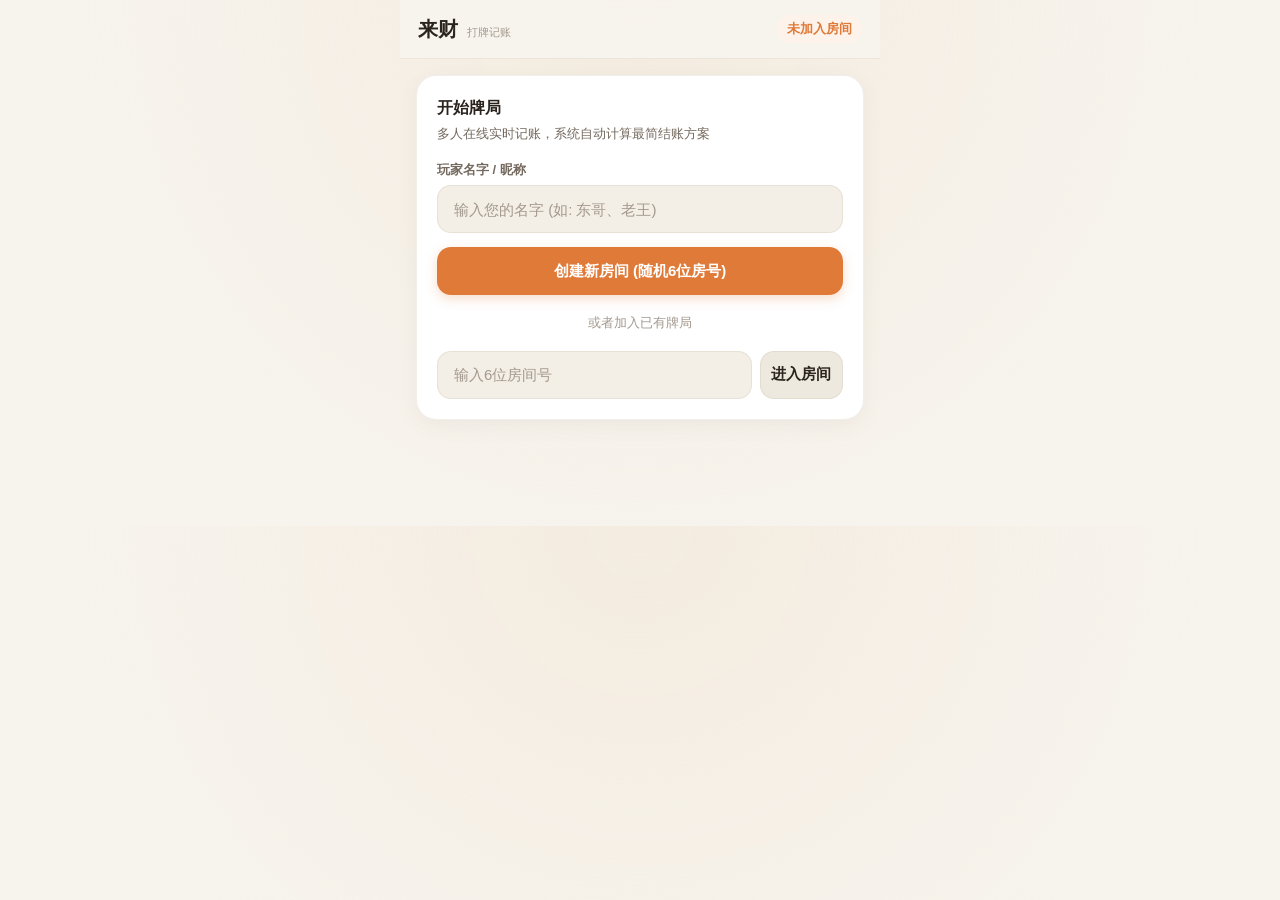
<file: public/index.html>
<!DOCTYPE html>
<html lang="zh-CN">
<head>
  <meta charset="UTF-8">
  <meta name="viewport" content="width=device-width, initial-scale=1.0, maximum-scale=1.0, user-scalable=no, viewport-fit=cover">
  <title>来财 - 打牌记账</title>
  
  <!-- iOS 独立全屏 App 适配 -->
  <meta name="apple-mobile-web-app-capable" content="yes">
  <meta name="apple-mobile-web-app-status-bar-style" content="default">
  <meta name="apple-mobile-web-app-title" content="来财记账">
  <link rel="apple-touch-icon" href="./icons/apple-touch-icon.png">
  <link rel="icon" type="image/svg+xml" href="./icons/logo.svg">
  <link rel="manifest" href="./manifest.json">
  <meta name="theme-color" content="#f7f4ee">

  <link rel="stylesheet" href="./style.css">
</head>
<body>
  <div id="app-container">
    
    <!-- 顶部状态栏 (纯净文字，无图标) -->
    <header class="app-header">
      <div>
        <span class="brand-text">来财</span>
        <span class="brand-subtext">打牌记账</span>
      </div>
      <div class="header-user-tag" id="top-user-name">未加入房间</div>
    </header>

    <!-- 视图A: 大厅界面 (未进房间时显示) -->
    <main id="view-lobby" class="view-container">
      <div class="clean-card">
        <h2 class="card-title">开始牌局</h2>
        <p class="card-desc">多人在线实时记账，系统自动计算最简结账方案</p>

        <div class="input-group">
          <label class="input-label" for="input-nickname">玩家名字 / 昵称</label>
          <input type="text" id="input-nickname" class="clean-input" placeholder="输入您的名字 (如: 东哥、老王)" maxlength="10">
        </div>

        <button id="btn-create-room" class="btn btn-primary" style="margin-top: 10px;">
          创建新房间 (随机6位房号)
        </button>

        <div style="text-align: center; margin: 18px 0; color: var(--text-muted); font-size: 13px;">
          或者加入已有牌局
        </div>

        <div style="display: flex; gap: 8px;">
          <input type="tel" id="input-room-id" class="clean-input" placeholder="输入6位房间号" maxlength="6" pattern="[0-9]*">
          <button id="btn-join-room" class="btn btn-secondary" style="width: 110px;">
            进入房间
          </button>
        </div>

        <div id="rejoin-box" style="margin-top: 16px; display: none; text-align: center;">
          <button id="btn-rejoin" class="btn btn-sm btn-outline" style="margin: 0 auto;">
            快速回到上一局 (<span id="rejoin-id"></span>)
          </button>
        </div>
      </div>
    </main>

    <!-- 视图B: 房间内容区 (通过底栏4个图标切换) -->
    <main id="view-room" class="view-container" style="display: none;">
      
      <!-- 房间顶条 (房号与退出) -->
      <div class="room-header-bar">
        <div class="room-id-box">
          <span class="room-id-label">当前房间号</span>
          <span class="room-id-value" id="room-number-display">------</span>
        </div>
        <div style="display: flex; gap: 6px;">
          <button id="btn-copy-room" class="btn btn-sm btn-secondary">复制房号</button>
          <button id="btn-leave-room" class="btn btn-sm btn-secondary">退出</button>
        </div>
      </div>

      <!-- Tab 1: 牌桌看板 -->
      <section id="tab-table" class="tab-content-pane">
        <div style="display: flex; justify-content: space-between; align-items: center; margin-bottom: 10px;">
          <span style="font-size: 14px; font-weight: 700; color: var(--text-secondary);">玩家账目看板</span>
          <span style="font-size: 12px; color: var(--text-muted);" id="sync-indicator">实时同步中</span>
        </div>
        <div class="player-list" id="player-list-box">
          <!-- 动态渲染每位玩家 -->
        </div>
      </section>

      <!-- Tab 2: 记账转账 -->
      <section id="tab-pay" class="tab-content-pane" style="display: none;">
        <div class="clean-card">
          <h2 class="card-title">记账支付</h2>
          <p class="card-desc">选择收款人并输入金额，各玩家余额实时自动结算</p>

          <div class="input-group">
            <label class="input-label">选择收款人</label>
            <div class="target-chips-wrap" id="pay-targets-wrap">
              <!-- 动态生成收款人单选药丸 -->
            </div>
          </div>

          <div class="input-group">
            <div style="display: flex; justify-content: space-between; margin-bottom: 6px;">
              <label class="input-label" style="margin-bottom: 0;">转账金额 (元)</label>
              <span id="btn-clear-num" style="font-size: 12px; color: var(--accent-warm); cursor: pointer;">清空</span>
            </div>
            <input type="number" step="0.5" id="input-amount" class="clean-input" style="font-size: 24px; font-weight: 800; text-align: center; height: 54px;" placeholder="0.00">
          </div>

          <!-- 快捷筹码加注盘 -->
          <div class="chip-grid">
            <button class="chip-btn" data-val="1">+1</button>
            <button class="chip-btn" data-val="2">+2</button>
            <button class="chip-btn" data-val="5">+5</button>
            <button class="chip-btn" data-val="10">+10</button>
            <button class="chip-btn" data-val="20">+20</button>
            <button class="chip-btn" data-val="50">+50</button>
            <button class="chip-btn" data-val="100">+100</button>
            <button class="chip-btn" id="btn-half-num" style="font-size: 13px;">减半</button>
          </div>

          <div class="input-group">
            <label class="input-label">备注说明 (选填)</label>
            <input type="text" id="input-note" class="clean-input" placeholder="例如: 自摸、暗杠、买马">
          </div>

          <button id="btn-confirm-pay" class="btn btn-primary" style="height: 50px; margin-top: 6px;">
            确认记账
          </button>

          <!-- 快捷通吃通赔 -->
          <div style="display: grid; grid-template-columns: 1fr 1fr; gap: 8px; margin-top: 10px;">
            <button id="btn-win-all" class="btn btn-secondary btn-sm" style="height: 40px;">自摸 (收所有人)</button>
            <button id="btn-lose-all" class="btn btn-secondary btn-sm" style="height: 40px;">包牌 (赔所有人)</button>
          </div>
        </div>
      </section>

      <!-- Tab 3: 明细流水 -->
      <section id="tab-history" class="tab-content-pane" style="display: none;">
        <div style="display: flex; justify-content: space-between; align-items: center; margin-bottom: 10px;">
          <span style="font-size: 14px; font-weight: 700; color: var(--text-secondary);">
            本局账本流水 (<span id="history-count">0</span>笔)
          </span>
          <button id="btn-undo-tx" class="btn btn-sm btn-outline">撤销上一笔</button>
        </div>
        <div class="tx-list" id="tx-list-box">
          <!-- 动态流水项 -->
        </div>
      </section>

      <!-- Tab 4: 结算总结 -->
      <section id="tab-summary" class="tab-content-pane" style="display: none;">
        <div class="clean-card">
          <h2 class="card-title">牌局结算战报</h2>
          <p class="card-desc">自动计算以最少转账次数完成全员清账</p>

          <div id="summary-rank-box" style="margin-bottom: 14px;">
            <!-- 排名成绩列表 -->
          </div>

          <div class="settle-card">
            <div style="font-size: 13px; font-weight: 700; color: var(--accent-warm);">
              最简转账结账建议
            </div>
            <div id="settle-steps-box">
              <!-- 结账路径步骤 -->
            </div>
          </div>

          <button id="btn-copy-report" class="btn btn-primary" style="margin-top: 10px;">
            复制微信战报文字
          </button>

          <button id="btn-reset-room" class="btn btn-danger" style="margin-top: 10px;">
            重置房间金额 (开启新一局)
          </button>
        </div>
      </section>

    </main>

    <!-- =========================================================
         核心要求2：全站仅保留最底部的四个图标导航栏！
         ========================================================= -->
    <nav class="bottom-nav-bar" id="app-bottom-nav" style="display: none;">
      <button class="nav-tab-btn active" data-tab="tab-table" id="nav-btn-table">
        <span class="nav-tab-icon">🀄</span>
        <span class="nav-tab-label">牌桌</span>
      </button>
      <button class="nav-tab-btn" data-tab="tab-pay" id="nav-btn-pay">
        <span class="nav-tab-icon">💸</span>
        <span class="nav-tab-label">记账</span>
      </button>
      <button class="nav-tab-btn" data-tab="tab-history" id="nav-btn-history">
        <span class="nav-tab-icon">📜</span>
        <span class="nav-tab-label">明细</span>
      </button>
      <button class="nav-tab-btn" data-tab="tab-summary" id="nav-btn-summary">
        <span class="nav-tab-icon">📊</span>
        <span class="nav-tab-label">结算</span>
      </button>
    </nav>

    <!-- 提示组件 -->
    <div class="toast-box" id="toast-el">提示</div>

  </div>

  <script src="./app.js"></script>
</body>
</html>
</file>
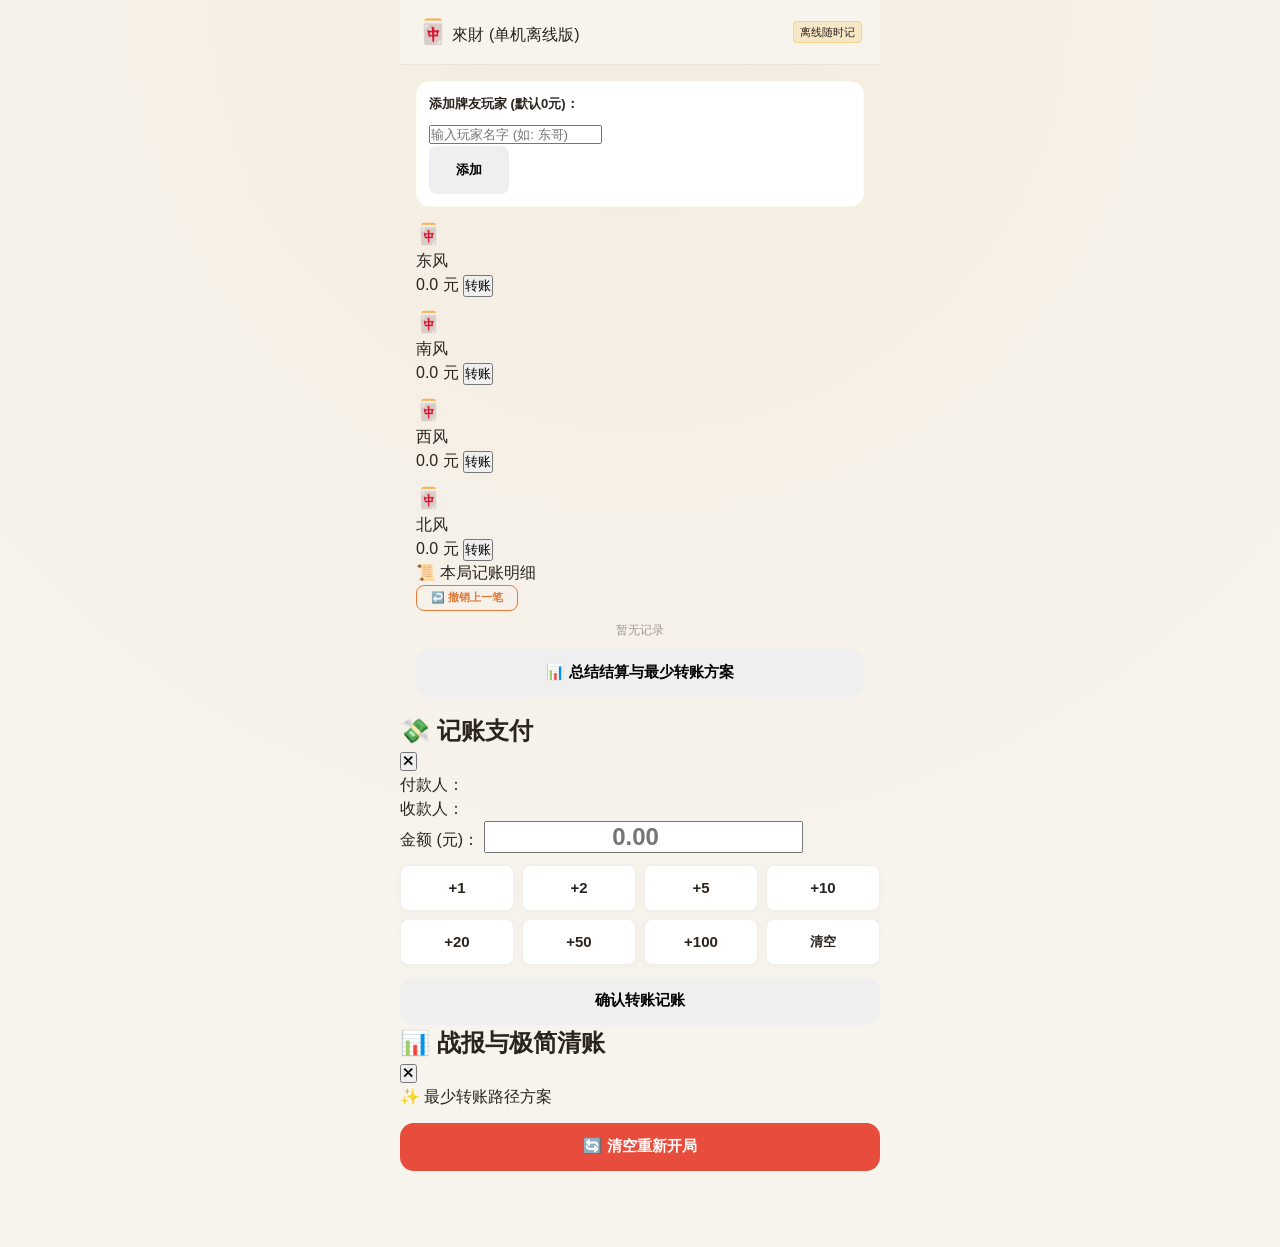
<file: public/standalone.html>
<!DOCTYPE html>
<html lang="zh-CN">
<head>
  <meta charset="UTF-8">
  <meta name="viewport" content="width=device-width, initial-scale=1.0, maximum-scale=1.0, user-scalable=no, viewport-fit=cover">
  <title>来财 - 单机离线打牌记账</title>
  <meta name="apple-mobile-web-app-capable" content="yes">
  <meta name="apple-mobile-web-app-status-bar-style" content="black-translucent">
  <link rel="stylesheet" href="./style.css">
  <style>
    /* 离线单机独立模式微调 */
    .offline-tag {
      font-size: 11px;
      padding: 2px 6px;
      border-radius: 4px;
      background: rgba(245, 183, 46, 0.2);
      color: var(--gold-300);
      border: 1px solid rgba(245, 183, 46, 0.4);
    }
  </style>
</head>
<body>
  <div id="app-container">
    <header class="app-header">
      <div class="brand">
        <span style="font-size: 24px;">🀄</span>
        <span class="brand-name">來財 (单机离线版)</span>
      </div>
      <span class="offline-tag">离线随时记</span>
    </header>

    <main class="view-container">
      <!-- 玩家管理添加栏 -->
      <div style="background: var(--bg-card); border-radius: var(--radius-md); padding: 12px; margin-bottom: 12px; border: 1px solid rgba(255,232,133,0.15);">
        <div style="font-size: 13px; font-weight: bold; color: var(--gold-200); margin-bottom: 8px;">添加牌友玩家 (默认0元)：</div>
        <div class="input-row">
          <input type="text" id="offline-name-input" class="custom-input" placeholder="输入玩家名字 (如: 东哥)" maxlength="8">
          <button id="offline-btn-add" class="btn btn-gold btn-sm" style="width: 80px; height: 48px;">添加</button>
        </div>
      </div>

      <!-- 玩家列表 -->
      <div class="player-list" id="offline-player-list"></div>

      <!-- 流水记录 -->
      <div class="history-section" style="max-height: 180px;">
        <div class="section-title-row">
          <span class="section-title"><span>📜</span> 本局记账明细</span>
          <button id="offline-btn-undo" class="btn btn-sm btn-outline" style="height: 26px; font-size: 11px;">↩️ 撤销上一笔</button>
        </div>
        <div id="offline-history-box">
          <div style="text-align: center; color: var(--text-muted); font-size: 12px; padding: 10px;">暂无记录</div>
        </div>
      </div>

      <!-- 底部结账按钮 -->
      <div class="room-bottom-bar" style="margin-top: auto;">
        <button id="offline-btn-summary" class="btn btn-gold">📊 总结结算与最少转账方案</button>
      </div>
    </main>

    <!-- 离线记账模态框 -->
    <div class="modal-overlay" id="offline-modal-pay">
      <div class="modal-sheet">
        <div class="modal-header">
          <h2 class="modal-title" id="offline-pay-title">💸 记账支付</h2>
          <button class="modal-close" id="offline-close-pay">✕</button>
        </div>
        <div class="form-group">
          <label class="form-label">付款人：</label>
          <div id="offline-from-chips" style="display: flex; gap: 8px; flex-wrap: wrap;"></div>
        </div>
        <div class="form-group">
          <label class="form-label">收款人：</label>
          <div id="offline-to-chips" style="display: flex; gap: 8px; flex-wrap: wrap;"></div>
        </div>
        <div class="form-group">
          <label class="form-label">金额 (元)：</label>
          <input type="number" step="0.5" id="offline-pay-amount" class="custom-input" style="font-size: 24px; font-weight: bold; text-align: center;" placeholder="0.00">
        </div>
        <div class="chip-grid">
          <button class="chip-btn" data-add="1">+1</button>
          <button class="chip-btn" data-add="2">+2</button>
          <button class="chip-btn" data-add="5">+5</button>
          <button class="chip-btn" data-add="10">+10</button>
          <button class="chip-btn" data-add="20">+20</button>
          <button class="chip-btn" data-add="50">+50</button>
          <button class="chip-btn" data-add="100">+100</button>
          <button class="chip-btn" id="offline-chip-clear" style="font-size: 13px;">清空</button>
        </div>
        <button id="offline-submit-pay" class="btn btn-gold" style="width: 100%; margin-top: 10px;">确认转账记账</button>
      </div>
    </div>

    <!-- 离线总结模态框 -->
    <div class="modal-overlay" id="offline-modal-summary">
      <div class="modal-sheet">
        <div class="modal-header">
          <h2 class="modal-title">📊 战报与极简清账</h2>
          <button class="modal-close" id="offline-close-summary">✕</button>
        </div>
        <div class="summary-rank-list" id="offline-rank-box"></div>
        <div class="settle-solution-card">
          <div class="solution-title">✨ 最少转账路径方案</div>
          <div class="solution-steps" id="offline-solution-box"></div>
        </div>
        <button id="offline-btn-reset" class="btn btn-danger" style="width: 100%; margin-top: 14px;">🔄 清空重新开局</button>
      </div>
    </div>

    <div class="toast" id="toast-box"></div>
  </div>

  <script>
    // 离线单机数据与逻辑
    let users = JSON.parse(localStorage.getItem('offline_users') || '[]');
    let history = JSON.parse(localStorage.getItem('offline_history') || '[]');
    let fromUser = '', toUser = '';

    if (users.length === 0) {
      users = [
        { name: '东风', balance: 0 },
        { name: '南风', balance: 0 },
        { name: '西风', balance: 0 },
        { name: '北风', balance: 0 }
      ];
    }

    function save() {
      localStorage.setItem('offline_users', JSON.stringify(users));
      localStorage.setItem('offline_history', JSON.stringify(history));
    }

    function toast(msg) {
      const t = document.getElementById('toast-box');
      t.textContent = msg;
      t.classList.add('show');
      setTimeout(() => t.classList.remove('show'), 2000);
    }

    function render() {
      const container = document.getElementById('offline-player-list');
      container.innerHTML = users.map((u, i) => `
        <div class="player-card">
          <div class="player-left">
            <div class="player-avatar" style="font-size: 20px;">🀄</div>
            <span class="player-name">${u.name}</span>
          </div>
          <div class="player-right">
            <span class="balance-amount ${u.balance > 0 ? 'positive' : (u.balance < 0 ? 'negative' : 'neutral')}">
              ${u.balance > 0 ? '+' : ''}${u.balance.toFixed(1)} 元
            </span>
            <button class="btn-pay-direct" onclick="quickPay('${u.name}')">转账</button>
          </div>
        </div>
      `).join('');

      const hBox = document.getElementById('offline-history-box');
      if (history.length === 0) {
        hBox.innerHTML = '<div style="text-align: center; color: var(--text-muted); font-size: 12px; padding: 10px;">暂无记录</div>';
      } else {
        hBox.innerHTML = [...history].reverse().slice(0, 15).map(h => `
          <div class="history-item">
            <span><strong>${h.from}</strong> ➔ <strong>${h.to}</strong></span>
            <span style="color:var(--gold-300); font-weight:bold;">${h.amount} 元</span>
          </div>
        `).join('');
      }
    }

    window.quickPay = function(user) {
      fromUser = user;
      toUser = users.find(u => u.name !== user)?.name || '';
      renderChips();
      document.getElementById('offline-pay-amount').value = '';
      document.getElementById('offline-modal-pay').classList.add('active');
    };

    function renderChips() {
      const fBox = document.getElementById('offline-from-chips');
      const tBox = document.getElementById('offline-to-chips');
      fBox.innerHTML = users.map(u => `
        <div class="tag-item ${u.name === fromUser ? 'active' : ''}" onclick="setFrom('${u.name}')">${u.name}</div>
      `).join('');
      tBox.innerHTML = users.filter(u => u.name !== fromUser).map(u => `
        <div class="tag-item ${u.name === toUser ? 'active' : ''}" onclick="setTo('${u.name}')">${u.name}</div>
      `).join('');
    }

    window.setFrom = function(u) {
      fromUser = u;
      if (toUser === u) toUser = users.find(x => x.name !== u)?.name || '';
      renderChips();
    };

    window.setTo = function(u) {
      toUser = u;
      renderChips();
    };

    document.querySelectorAll('.chip-btn[data-add]').forEach(b => {
      b.onclick = () => {
        const val = parseFloat(b.dataset.add);
        const inp = document.getElementById('offline-pay-amount');
        inp.value = (parseFloat(inp.value || 0) + val).toFixed(1);
      };
    });
    document.getElementById('offline-chip-clear').onclick = () => {
      document.getElementById('offline-pay-amount').value = '';
    };

    document.getElementById('offline-btn-add').onclick = () => {
      const inp = document.getElementById('offline-name-input');
      const val = inp.value.trim();
      if (!val) return;
      if (users.some(u => u.name === val)) return toast('该名字已存在');
      users.push({ name: val, balance: 0 });
      inp.value = '';
      save();
      render();
      toast('添加成功');
    };

    document.getElementById('offline-submit-pay').onclick = () => {
      const amt = parseFloat(document.getElementById('offline-pay-amount').value);
      if (!amt || amt <= 0 || !fromUser || !toUser) return toast('请输入正确信息');
      const f = users.find(u => u.name === fromUser);
      const t = users.find(u => u.name === toUser);
      f.balance = Math.round((f.balance - amt) * 100) / 100;
      t.balance = Math.round((t.balance + amt) * 100) / 100;
      history.push({ from: fromUser, to: toUser, amount: amt, time: Date.now() });
      save();
      render();
      document.getElementById('offline-modal-pay').classList.remove('active');
      toast('记账完成');
    };

    document.getElementById('offline-btn-undo').onclick = () => {
      if (history.length === 0) return toast('暂无可撤销记录');
      const last = history.pop();
      const f = users.find(u => u.name === last.from);
      const t = users.find(u => u.name === last.to);
      if (f) f.balance = Math.round((f.balance + last.amount) * 100) / 100;
      if (t) t.balance = Math.round((t.balance - last.amount) * 100) / 100;
      save();
      render();
      toast('已撤销上一笔');
    };

    document.getElementById('offline-btn-summary').onclick = () => {
      const sorted = [...users].sort((a,b) => b.balance - a.balance);
      document.getElementById('offline-rank-box').innerHTML = sorted.map((u, i) => `
        <div class="rank-item">
          <span>${i === 0 && u.balance > 0 ? '👑 ' : ''}${u.name}</span>
          <span style="font-weight:bold; color:${u.balance >= 0 ? 'var(--win-color)' : 'var(--lose-color)'}">
            ${u.balance > 0 ? '+' : ''}${u.balance.toFixed(1)} 元
          </span>
        </div>
      `).join('');

      // 最优清账算法
      const cred = [], deb = [];
      users.forEach(u => {
        const b = Math.round(u.balance * 100);
        if (b > 0) cred.push({ name: u.name, amt: b });
        else if (b < 0) deb.push({ name: u.name, amt: -b });
      });
      cred.sort((a,b) => b.amt - a.amt);
      deb.sort((a,b) => b.amt - a.amt);

      const steps = [];
      let i = 0, j = 0;
      while (i < deb.length && j < cred.length) {
        const d = deb[i], c = cred[j];
        const m = Math.min(d.amt, c.amt);
        steps.push(`${d.name} ➔ 转给 ${c.name}：${(m/100).toFixed(1)} 元`);
        d.amt -= m;
        c.amt -= m;
        if (d.amt === 0) i++;
        if (c.amt === 0) j++;
      }

      document.getElementById('offline-solution-box').innerHTML = steps.length ? 
        steps.map(s => `<div class="step-row">${s}</div>`).join('') :
        '<div style="text-align:center; color:var(--text-muted);">账目已平，无需结算</div>';

      document.getElementById('offline-modal-summary').classList.add('active');
    };

    document.getElementById('offline-btn-reset').onclick = () => {
      if (confirm('确认清空本局所有记录重新开始吗？')) {
        users.forEach(u => u.balance = 0);
        history = [];
        save();
        render();
        document.getElementById('offline-modal-summary').classList.remove('active');
        toast('新一局已就绪');
      }
    };

    document.getElementById('offline-close-pay').onclick = () => document.getElementById('offline-modal-pay').classList.remove('active');
    document.getElementById('offline-close-summary').onclick = () => document.getElementById('offline-modal-summary').classList.remove('active');

    render();
  </script>
</body>
</html>
</file>
<file: public/style.css>
/* 
  来财 (LaiCai) - 高级暖色极简打牌记账设计系统
  Warm Cozy Minimalist Aesthetic (纯净暖杏色 / 极简留白 / 现代质感)
*/

:root {
  /* 暖色调色彩系统 (Warm Theme) */
  --bg-primary: #f7f4ee;       /* 柔和暖杏米白背景 */
  --bg-secondary: #eee9df;     /* 温润暖燕麦色 */
  --bg-card: #ffffff;          /* 纯净纯白卡片 */
  --bg-card-subtle: #fcfbfa;   /* 微妙卡片内衬 */
  --bg-input: #f3efe6;         /* 温暖柔和输入底色 */

  --text-primary: #2b241e;     /* 温暖深褐黑 (比纯黑更柔和) */
  --text-secondary: #74695e;   /* 暖灰褐色次要文字 */
  --text-muted: #a4998e;       /* 浅暖灰辅助提示文字 */

  --accent-gold: #d48806;      /* 暖阳金强调色 */
  --accent-warm: #e07a38;      /* 温暖陶土橙主色 */
  --accent-warm-hover: #c96525;
  --accent-light: #fef3eb;     /* 浅暖橙高光底色 */

  --win-color: #27ae60;        /* 赢钱绿 */
  --win-bg: #edf8f1;
  --lose-color: #e74c3c;       /* 输钱红 */
  --lose-bg: #fdf0ee;

  --border-light: rgba(180, 160, 140, 0.18);
  --border-focus: #e07a38;

  --radius-sm: 8px;
  --radius-md: 14px;
  --radius-lg: 20px;
  --radius-full: 9999px;

  --shadow-sm: 0 2px 8px rgba(120, 100, 80, 0.04);
  --shadow-md: 0 6px 20px rgba(120, 100, 80, 0.07);
  --shadow-lg: 0 12px 32px rgba(120, 100, 80, 0.1);

  --safe-top: env(safe-area-inset-top, 0px);
  --safe-bottom: env(safe-area-inset-bottom, 0px);
}

* {
  box-sizing: border-box;
  margin: 0;
  padding: 0;
  -webkit-tap-highlight-color: transparent;
  user-select: none;
}

body {
  font-family: -apple-system, BlinkMacSystemFont, "PingFang SC", "Hiragino Sans GB", "Microsoft YaHei", sans-serif;
  background-color: var(--bg-primary);
  background-image: radial-gradient(circle at 50% 0%, rgba(240, 225, 205, 0.45), transparent 70%);
  color: var(--text-primary);
  min-height: 100vh;
  min-height: -webkit-fill-available;
  display: flex;
  flex-direction: column;
  align-items: center;
  overflow-x: hidden;
  line-height: 1.5;
}

#app-container {
  width: 100%;
  max-width: 480px;
  min-height: 100vh;
  min-height: -webkit-fill-available;
  display: flex;
  flex-direction: column;
  position: relative;
  padding-top: var(--safe-top);
  padding-bottom: calc(var(--safe-bottom) + 76px); /* 留给底部4图标导航栏 */
}

/* 顶部简明标题条 (极简纯文字，无多余图标) */
.app-header {
  padding: 14px 18px;
  display: flex;
  align-items: center;
  justify-content: space-between;
  background: rgba(247, 244, 238, 0.88);
  backdrop-filter: blur(16px);
  -webkit-backdrop-filter: blur(16px);
  border-bottom: 1px solid var(--border-light);
  position: sticky;
  top: 0;
  z-index: 50;
}

.brand-text {
  font-size: 20px;
  font-weight: 800;
  color: var(--text-primary);
  letter-spacing: -0.5px;
}

.brand-subtext {
  font-size: 11px;
  color: var(--text-muted);
  margin-left: 6px;
  font-weight: 500;
}

.header-user-tag {
  font-size: 13px;
  font-weight: 600;
  color: var(--accent-warm);
  background: var(--accent-light);
  padding: 4px 10px;
  border-radius: var(--radius-full);
}

/* 主内容视图容器 */
.view-container {
  flex: 1;
  padding: 16px;
  display: flex;
  flex-direction: column;
}

/* 极简卡片 */
.clean-card {
  background: var(--bg-card);
  border-radius: var(--radius-lg);
  border: 1px solid var(--border-light);
  padding: 20px;
  box-shadow: var(--shadow-md);
  margin-bottom: 14px;
}

/* 标题样式 */
.card-title {
  font-size: 16px;
  font-weight: 700;
  color: var(--text-primary);
  margin-bottom: 4px;
}

.card-desc {
  font-size: 13px;
  color: var(--text-secondary);
  margin-bottom: 16px;
}

/* 输入框 */
.input-group {
  margin-bottom: 14px;
}

.input-label {
  display: block;
  font-size: 13px;
  font-weight: 600;
  color: var(--text-secondary);
  margin-bottom: 6px;
}

.clean-input {
  width: 100%;
  height: 48px;
  background: var(--bg-input);
  border: 1px solid var(--border-light);
  border-radius: var(--radius-md);
  padding: 0 16px;
  color: var(--text-primary);
  font-size: 15px;
  outline: none;
  transition: all 0.2s ease;
  user-select: text;
}

.clean-input:focus {
  border-color: var(--border-focus);
  background: #ffffff;
  box-shadow: 0 0 0 3px rgba(224, 122, 56, 0.12);
}

.clean-input::placeholder {
  color: var(--text-muted);
}

/* 按钮体系 */
.btn {
  display: flex;
  align-items: center;
  justify-content: center;
  height: 48px;
  border-radius: var(--radius-md);
  font-size: 15px;
  font-weight: 700;
  cursor: pointer;
  border: none;
  outline: none;
  transition: all 0.2s ease;
  width: 100%;
}

.btn:active {
  transform: scale(0.98);
}

.btn-primary {
  background: var(--accent-warm);
  color: #ffffff;
  box-shadow: 0 4px 12px rgba(224, 122, 56, 0.25);
}

.btn-secondary {
  background: var(--bg-secondary);
  color: var(--text-primary);
  border: 1px solid var(--border-light);
}

.btn-outline {
  background: transparent;
  color: var(--accent-warm);
  border: 1px solid var(--accent-warm);
}

.btn-danger {
  background: var(--lose-color);
  color: #ffffff;
}

.btn-sm {
  height: 36px;
  font-size: 13px;
  padding: 0 14px;
  border-radius: var(--radius-sm);
  width: auto;
}

/* 房间状态顶条 */
.room-header-bar {
  display: flex;
  align-items: center;
  justify-content: space-between;
  background: var(--bg-card);
  padding: 12px 16px;
  border-radius: var(--radius-md);
  border: 1px solid var(--border-light);
  box-shadow: var(--shadow-sm);
  margin-bottom: 14px;
}

.room-id-box {
  display: flex;
  flex-direction: column;
}

.room-id-label {
  font-size: 11px;
  color: var(--text-muted);
}

.room-id-value {
  font-size: 20px;
  font-weight: 800;
  color: var(--accent-warm);
  letter-spacing: 2px;
}

/* 玩家列表卡片 */
.player-list {
  display: flex;
  flex-direction: column;
  gap: 10px;
}

.player-item {
  background: var(--bg-card);
  border: 1px solid var(--border-light);
  border-radius: var(--radius-md);
  padding: 14px 16px;
  display: flex;
  align-items: center;
  justify-content: space-between;
  box-shadow: var(--shadow-sm);
  transition: all 0.2s ease;
}

.player-item.is-me {
  border-color: rgba(224, 122, 56, 0.4);
  background: #fdfaf6;
}

.player-info-left {
  display: flex;
  flex-direction: column;
  gap: 2px;
}

.player-name-text {
  font-size: 16px;
  font-weight: 700;
  color: var(--text-primary);
  display: flex;
  align-items: center;
  gap: 6px;
}

.player-tag-me {
  font-size: 10px;
  background: var(--accent-warm);
  color: #fff;
  padding: 1px 5px;
  border-radius: 4px;
  font-weight: 600;
}

.player-tag-mvp {
  font-size: 10px;
  background: var(--win-color);
  color: #fff;
  padding: 1px 5px;
  border-radius: 4px;
  font-weight: 600;
}

.player-status-text {
  font-size: 12px;
  color: var(--text-muted);
}

.player-info-right {
  display: flex;
  align-items: center;
  gap: 12px;
}

.player-balance-val {
  font-size: 19px;
  font-weight: 800;
  font-variant-numeric: tabular-nums;
  text-align: right;
}

.player-balance-val.win {
  color: var(--win-color);
}

.player-balance-val.lose {
  color: var(--lose-color);
}

.player-balance-val.zero {
  color: var(--text-muted);
}

/* 筹码网格 (+1, +2, +5, +10, +20, +50, +100) */
.chip-grid {
  display: grid;
  grid-template-columns: repeat(4, 1fr);
  gap: 8px;
  margin: 12px 0;
}

.chip-btn {
  height: 46px;
  background: var(--bg-card);
  border: 1px solid var(--border-light);
  border-radius: var(--radius-sm);
  color: var(--text-primary);
  font-size: 15px;
  font-weight: 700;
  cursor: pointer;
  box-shadow: var(--shadow-sm);
  transition: all 0.15s ease;
}

.chip-btn:active {
  background: var(--accent-warm);
  color: #ffffff;
  transform: scale(0.95);
}

/* 目标玩家选择药丸标签 */
.target-chips-wrap {
  display: flex;
  gap: 8px;
  flex-wrap: wrap;
  margin-bottom: 12px;
}

.target-chip {
  padding: 7px 14px;
  border-radius: var(--radius-full);
  background: var(--bg-input);
  border: 1px solid var(--border-light);
  font-size: 13px;
  font-weight: 600;
  color: var(--text-secondary);
  cursor: pointer;
  transition: all 0.2s;
}

.target-chip.active {
  background: var(--accent-warm);
  border-color: var(--accent-warm);
  color: #ffffff;
}

/* 流水记录项 */
.tx-list {
  display: flex;
  flex-direction: column;
  gap: 8px;
}

.tx-item {
  background: var(--bg-card);
  padding: 12px 14px;
  border-radius: var(--radius-sm);
  border: 1px solid var(--border-light);
  display: flex;
  align-items: center;
  justify-content: space-between;
  font-size: 14px;
}

.tx-time {
  font-size: 11px;
  color: var(--text-muted);
  margin-top: 2px;
}

.tx-amount {
  font-size: 16px;
  font-weight: 800;
  color: var(--accent-warm);
}

/* 最优结账方案卡片 */
.settle-card {
  background: #fdfaf6;
  border: 1px dashed var(--accent-warm);
  border-radius: var(--radius-md);
  padding: 14px;
  margin: 14px 0;
}

.settle-step-row {
  display: flex;
  align-items: center;
  justify-content: space-between;
  padding: 8px 10px;
  background: #ffffff;
  border-radius: var(--radius-sm);
  margin-top: 6px;
  font-size: 14px;
  border: 1px solid var(--border-light);
}

/* =========================================================
   核心要求2：最底部的四个图标常驻导航栏
   除此四个图标外，整站不放其他繁杂图标！
   ========================================================= */
.bottom-nav-bar {
  position: fixed;
  bottom: 0;
  left: 50%;
  transform: translateX(-50%);
  width: 100%;
  max-width: 480px;
  height: calc(var(--safe-bottom) + 64px);
  padding-bottom: var(--safe-bottom);
  background: rgba(255, 255, 255, 0.94);
  backdrop-filter: blur(20px);
  -webkit-backdrop-filter: blur(20px);
  border-top: 1px solid var(--border-light);
  display: flex;
  align-items: center;
  justify-content: space-around;
  z-index: 100;
  box-shadow: 0 -4px 16px rgba(120, 100, 80, 0.05);
}

.nav-tab-btn {
  flex: 1;
  display: flex;
  flex-direction: column;
  align-items: center;
  justify-content: center;
  height: 100%;
  background: none;
  border: none;
  color: var(--text-muted);
  cursor: pointer;
  transition: all 0.2s ease;
}

.nav-tab-btn.active {
  color: var(--accent-warm);
}

.nav-tab-icon {
  font-size: 22px;
  line-height: 1;
  margin-bottom: 3px;
}

.nav-tab-label {
  font-size: 11px;
  font-weight: 600;
}

/* 轻提示 Toast */
.toast-box {
  position: fixed;
  top: calc(var(--safe-top) + 20px);
  left: 50%;
  transform: translateX(-50%) translateY(-20px);
  background: #2b241e;
  color: #ffffff;
  padding: 9px 18px;
  border-radius: var(--radius-full);
  font-size: 13px;
  font-weight: 600;
  box-shadow: var(--shadow-lg);
  opacity: 0;
  pointer-events: none;
  transition: all 0.25s ease;
  z-index: 200;
}

.toast-box.show {
  transform: translateX(-50%) translateY(0);
  opacity: 1;
}
</file>
